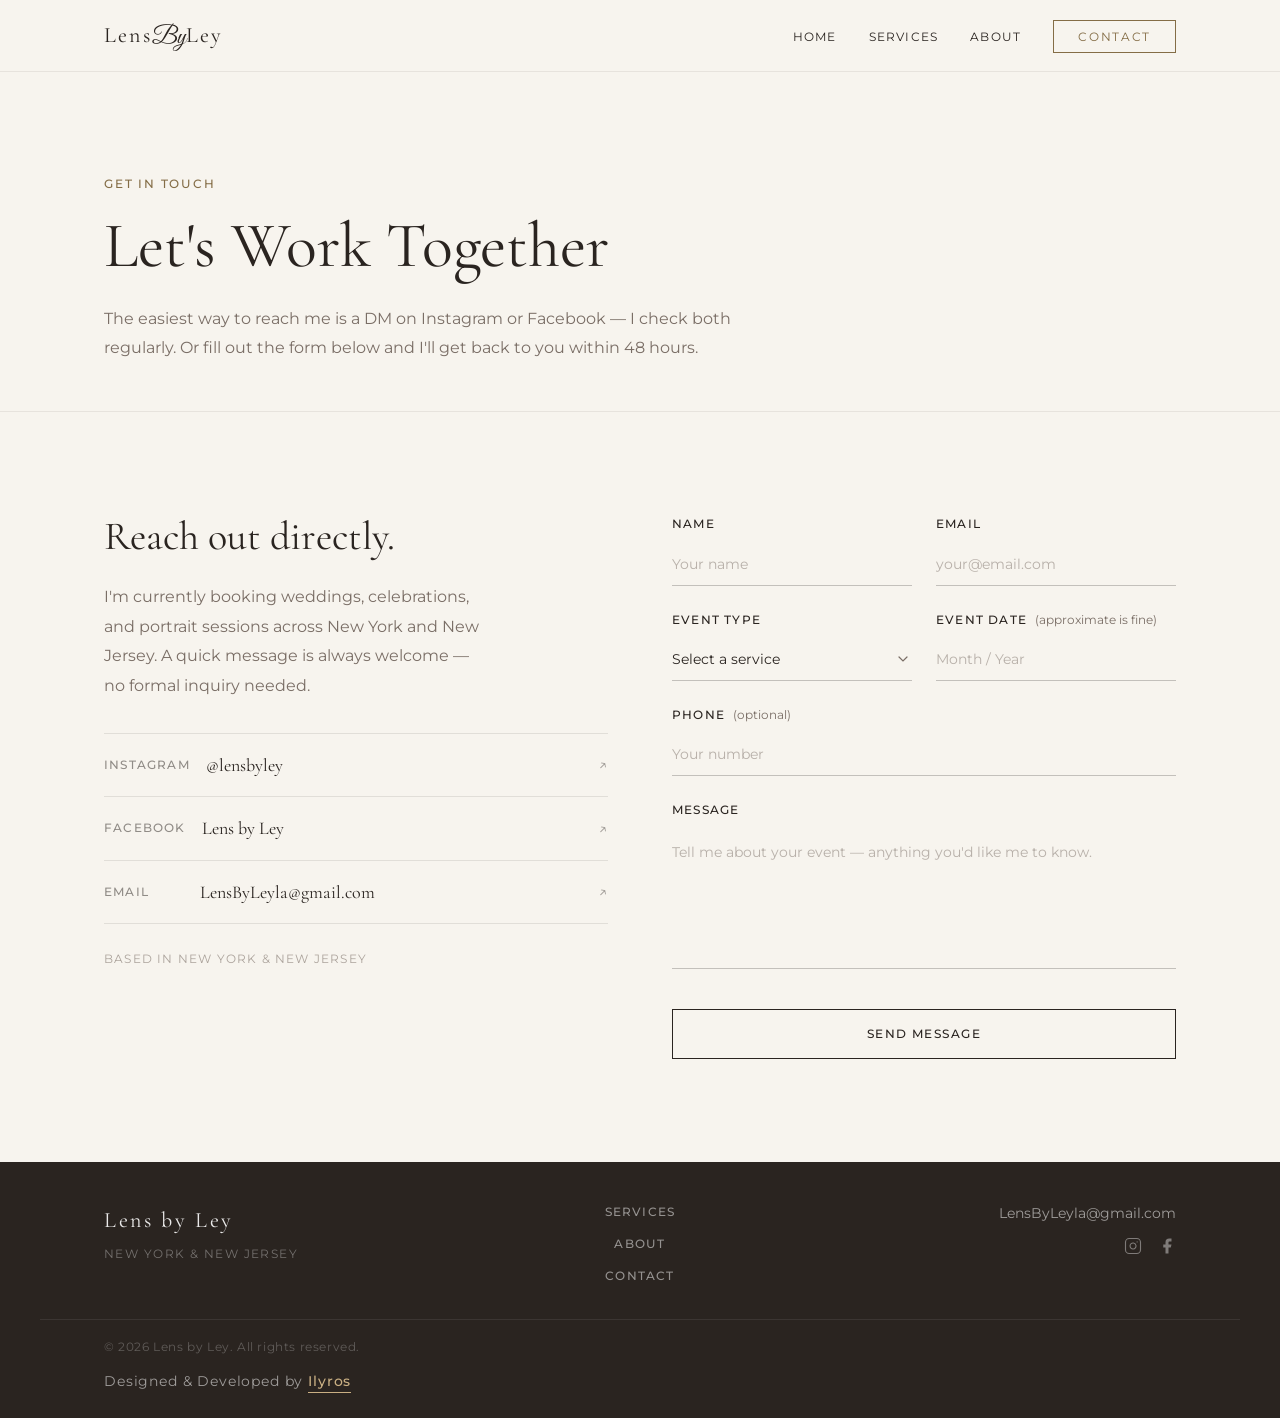
<file: contact.html>
<!DOCTYPE html>
<html lang="en">
<head>
  <meta charset="UTF-8">
  <meta name="viewport" content="width=device-width, initial-scale=1.0">
  <title>Contact — Lens by Ley</title>
  <meta name="description" content="Inquire about photography services with Leyla Mustafoski — weddings, celebrations, portraits, and events in New York and New Jersey.">
  <link rel="preconnect" href="https://fonts.googleapis.com">
  <link rel="preconnect" href="https://fonts.gstatic.com" crossorigin>
  <link href="https://fonts.googleapis.com/css2?family=Cormorant+Garamond:ital,wght@0,300;0,400;0,500;0,600;1,400;1,500&family=Great+Vibes&family=Montserrat:wght@300;400;500;600&display=swap" rel="stylesheet">
  <link rel="stylesheet" href="css/base.css">
  <link rel="stylesheet" href="css/nav.css">
  <link rel="stylesheet" href="css/contact.css">
</head>
<body>

  <!-- Navigation -->
  <header class="site-nav">
    <nav class="nav-inner" aria-label="Main navigation">
      <a class="nav-logo" href="index.html">Lens<span class="nav-logo-connector">By</span>Ley</a>
      <button class="nav-toggle" aria-label="Toggle navigation" aria-expanded="false">
        <span></span>
        <span></span>
        <span></span>
      </button>
      <ul class="nav-links">
        <li><a href="index.html">Home</a></li>
        <li><a href="services.html">Services</a></li>
        <li><a href="about.html">About</a></li>
        <li><a href="contact.html" class="nav-cta active">Contact</a></li>
      </ul>
    </nav>
  </header>

  <main>

    <!-- Page Header -->
    <section class="contact-header">
      <div class="container">
        <span class="eyebrow">Get in Touch</span>
        <h1>Let's Work Together</h1>
        <p>The easiest way to reach me is a DM on Instagram or Facebook — I check both regularly. Or fill out the form below and I'll get back to you within 48 hours.</p>
      </div>
    </section>

    <!-- Form Section -->
    <section class="contact-form-section section">
      <div class="container">
        <div class="contact-form-inner">

          <!-- Left: Context -->
          <div class="contact-details">
            <h2>Reach out directly.</h2>
            <p>I'm currently booking weddings, celebrations, and portrait sessions across New York and New Jersey. A quick message is always welcome — no formal inquiry needed.</p>

            <div class="reach-out">
              <a href="https://www.instagram.com/lensbyley/" class="reach-out-item" target="_blank" rel="noopener">
                <span class="reach-out-label">Instagram</span>
                <span class="reach-out-handle">@lensbyley</span>
                <span class="reach-out-arrow" aria-hidden="true">↗</span>
              </a>
              <a href="https://www.facebook.com/share/1KL6cBrnST/?mibextid=LQQJ4d" class="reach-out-item" target="_blank" rel="noopener">
                <span class="reach-out-label">Facebook</span>
                <span class="reach-out-handle">Lens by Ley</span>
                <span class="reach-out-arrow" aria-hidden="true">↗</span>
              </a>
              <a href="mailto:LensByLeyla@gmail.com" class="reach-out-item">
                <span class="reach-out-label">Email</span>
                <span class="reach-out-handle">LensByLeyla@gmail.com</span>
                <span class="reach-out-arrow" aria-hidden="true">↗</span>
              </a>
            </div>

            <p class="contact-location">Based in New York &amp; New Jersey</p>
          </div>

          <!-- Right: Form -->
          <form
            class="inquiry-form"
            name="inquiry"
            novalidate
          >

            <div class="form-row">
              <div class="form-field">
                <label for="name">Name</label>
                <input
                  type="text"
                  id="name"
                  name="name"
                  placeholder="Your name"
                  required
                  autocomplete="name"
                >
              </div>
              <div class="form-field">
                <label for="email">Email</label>
                <input
                  type="email"
                  id="email"
                  name="email"
                  placeholder="your@email.com"
                  required
                  autocomplete="email"
                >
              </div>
            </div>

            <div class="form-row">
              <div class="form-field">
                <label for="event-type">Event Type</label>
                <select id="event-type" name="event_type" required>
                  <option value="" disabled selected>Select a service</option>
                  <option value="wedding">Wedding</option>
                  <option value="engagement">Engagement Session</option>
                  <option value="proposal">Proposal</option>
                  <option value="bridal-shower">Bridal Shower</option>
                  <option value="sweet-16">Sweet 16</option>
                  <option value="communion">Communion / Milestone</option>
                  <option value="portrait">Portrait Session</option>
                  <option value="event">Private / Corporate Event</option>
                  <option value="other">Other</option>
                </select>
              </div>
              <div class="form-field">
                <label for="event-date">Event Date <span class="optional">(approximate is fine)</span></label>
                <input
                  type="text"
                  id="event-date"
                  name="event_date"
                  placeholder="Month / Year"
                >
              </div>
            </div>

            <div class="form-field">
              <label for="phone">Phone <span class="optional">(optional)</span></label>
              <input
                type="tel"
                id="phone"
                name="phone"
                placeholder="Your number"
                autocomplete="tel"
              >
            </div>

            <div class="form-field">
              <label for="message">Message</label>
              <textarea
                id="message"
                name="message"
                placeholder="Tell me about your event — anything you'd like me to know."
                required
              ></textarea>
            </div>

            <div class="form-submit">
              <button type="submit" class="btn btn-dark">Send Message</button>
            </div>

          </form>

        </div>
      </div>
    </section>

  </main>

  <!-- Footer -->
  <footer class="site-footer">
    <div class="footer-inner">
      <div class="footer-brand">
        <a class="footer-logo" href="index.html">Lens by Ley</a>
        <p class="footer-tagline">New York &amp; New Jersey</p>
      </div>
      <nav class="footer-nav" aria-label="Footer navigation">
        <a href="services.html">Services</a>
        <a href="about.html">About</a>
        <a href="contact.html">Contact</a>
      </nav>
      <div class="footer-contact-col">
        <a class="footer-email" href="mailto:LensByLeyla@gmail.com">LensByLeyla@gmail.com</a>
        <div class="footer-social">
          <a href="https://www.instagram.com/lensbyley/" target="_blank" rel="noopener" aria-label="Instagram">
            <svg width="18" height="18" viewBox="0 0 24 24" fill="none" stroke="currentColor" stroke-width="1.5" stroke-linecap="round" stroke-linejoin="round" aria-hidden="true">
              <rect x="2" y="2" width="20" height="20" rx="5"/>
              <path d="M16 11.37A4 4 0 1 1 12.63 8 4 4 0 0 1 16 11.37z"/>
              <line x1="17.5" y1="6.5" x2="17.51" y2="6.5"/>
            </svg>
          </a>
          <a href="https://www.facebook.com/share/1KL6cBrnST/?mibextid=LQQJ4d" target="_blank" rel="noopener" aria-label="Facebook">
            <svg width="18" height="18" viewBox="0 0 24 24" fill="currentColor" aria-hidden="true">
              <path d="M18 2h-3a5 5 0 0 0-5 5v3H7v4h3v8h4v-8h3l1-4h-4V7a1 1 0 0 1 1-1h3z"/>
            </svg>
          </a>
        </div>
      </div>
    </div>
    <p class="footer-copy">© 2026 Lens by Ley. All rights reserved.</p>
    <p class="footer-credit">Designed &amp; Developed by <a href="https://ilyros.com" target="_blank" rel="noopener noreferrer">Ilyros</a></p>
  </footer>

  <script src="js/nav.js"></script>
  <script src="js/contact.js"></script>

</body>
</html>
</file>
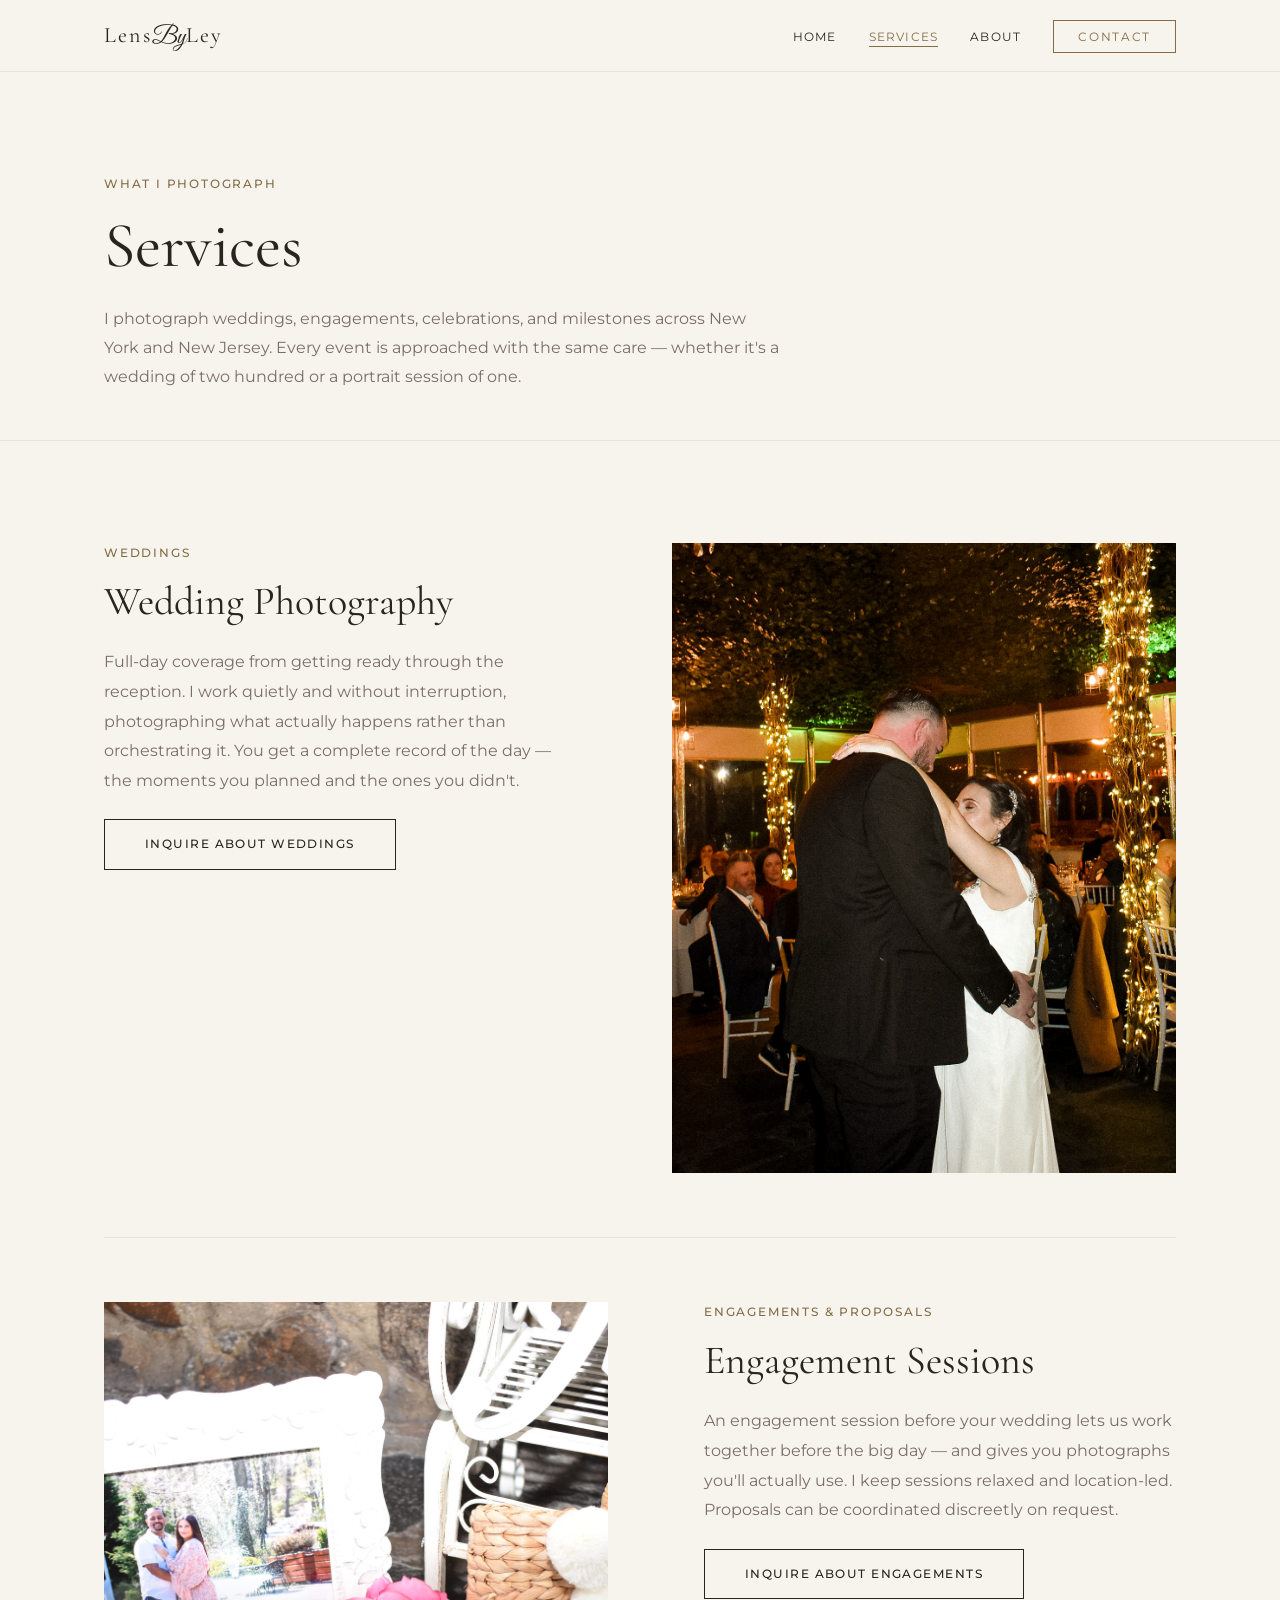
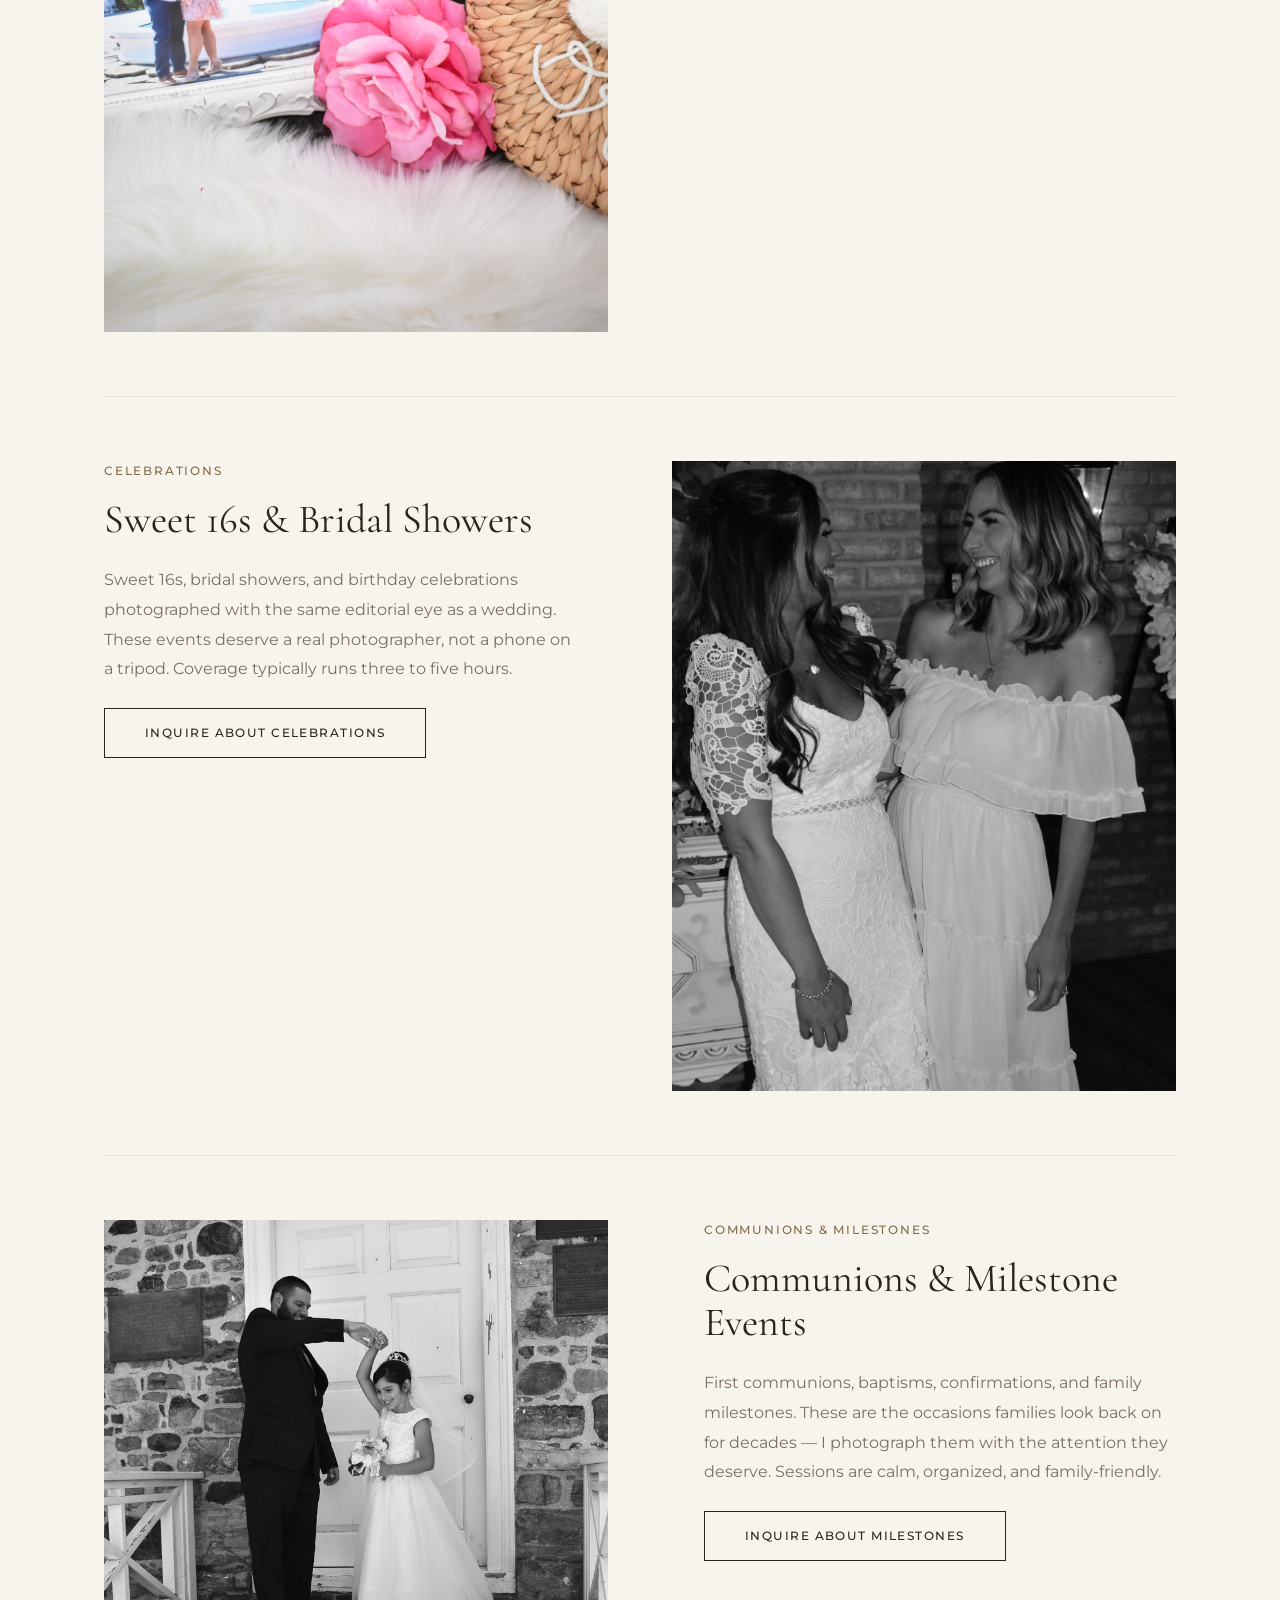
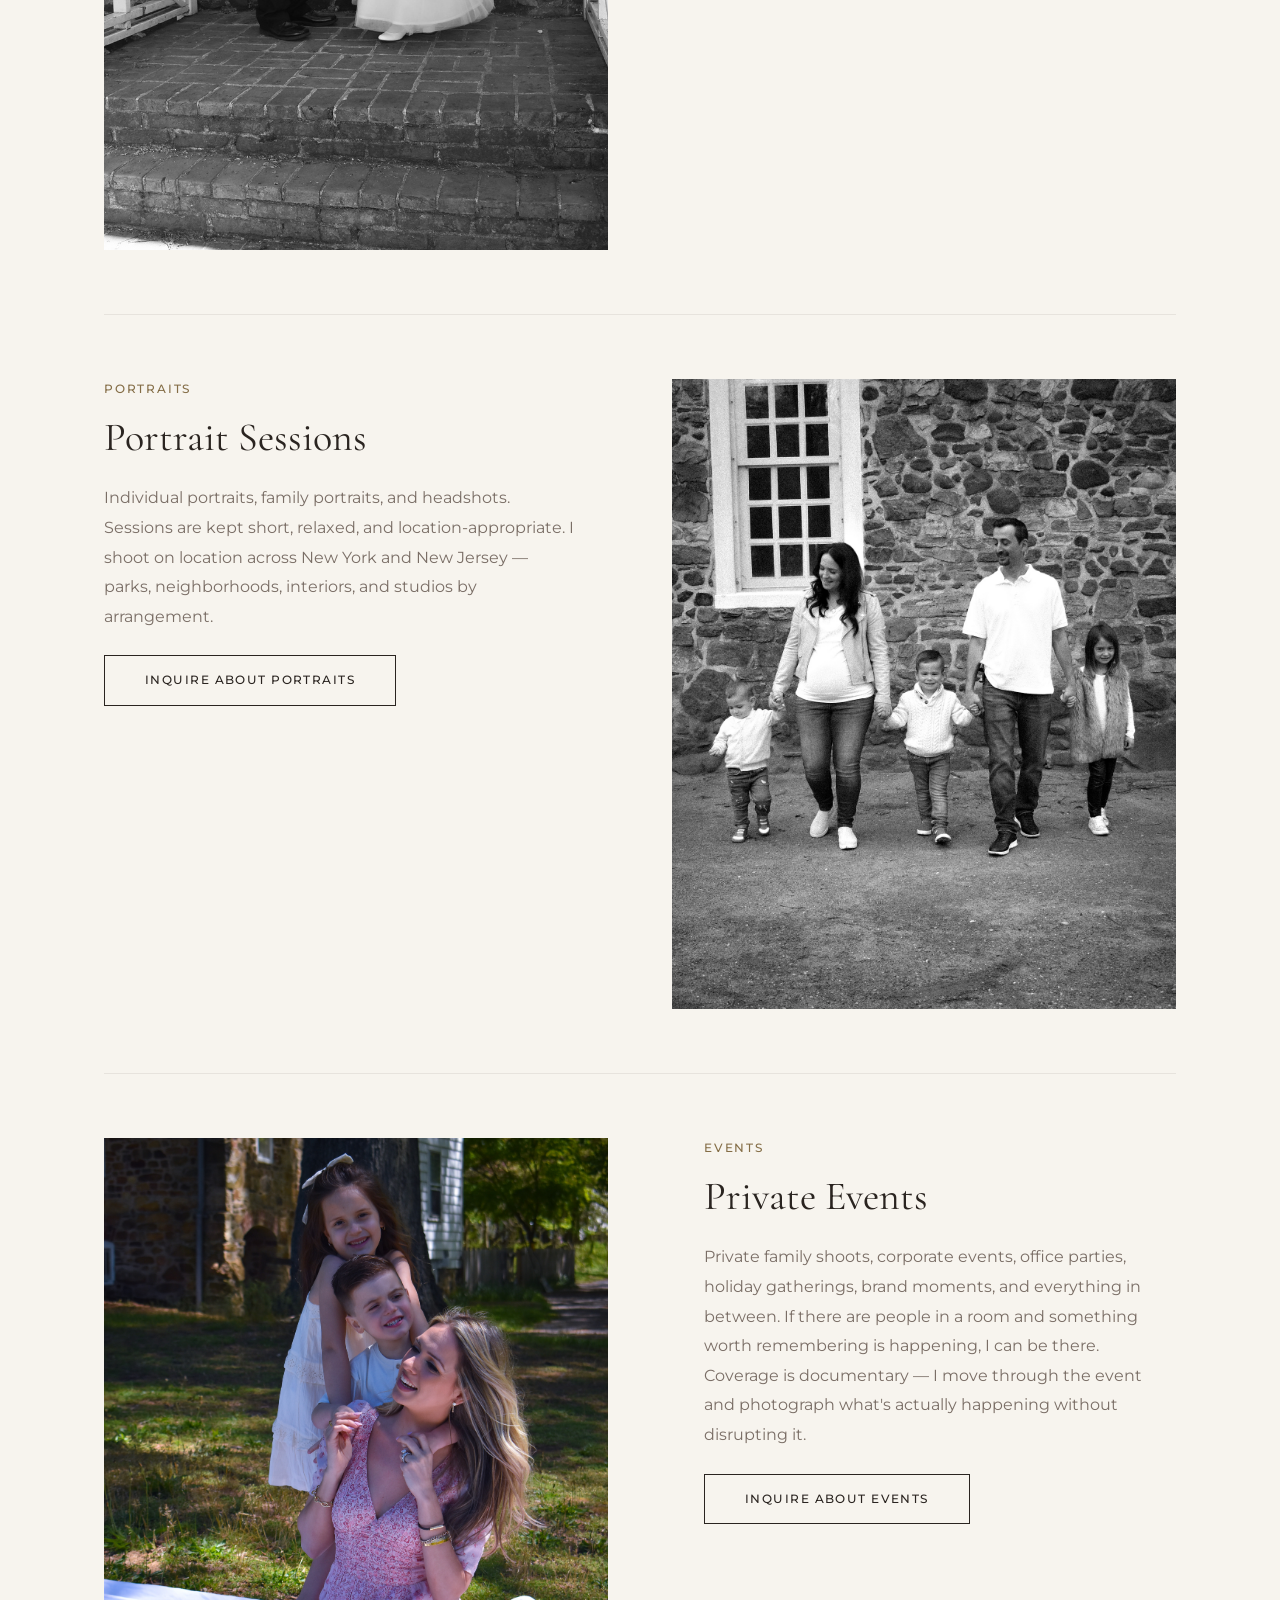
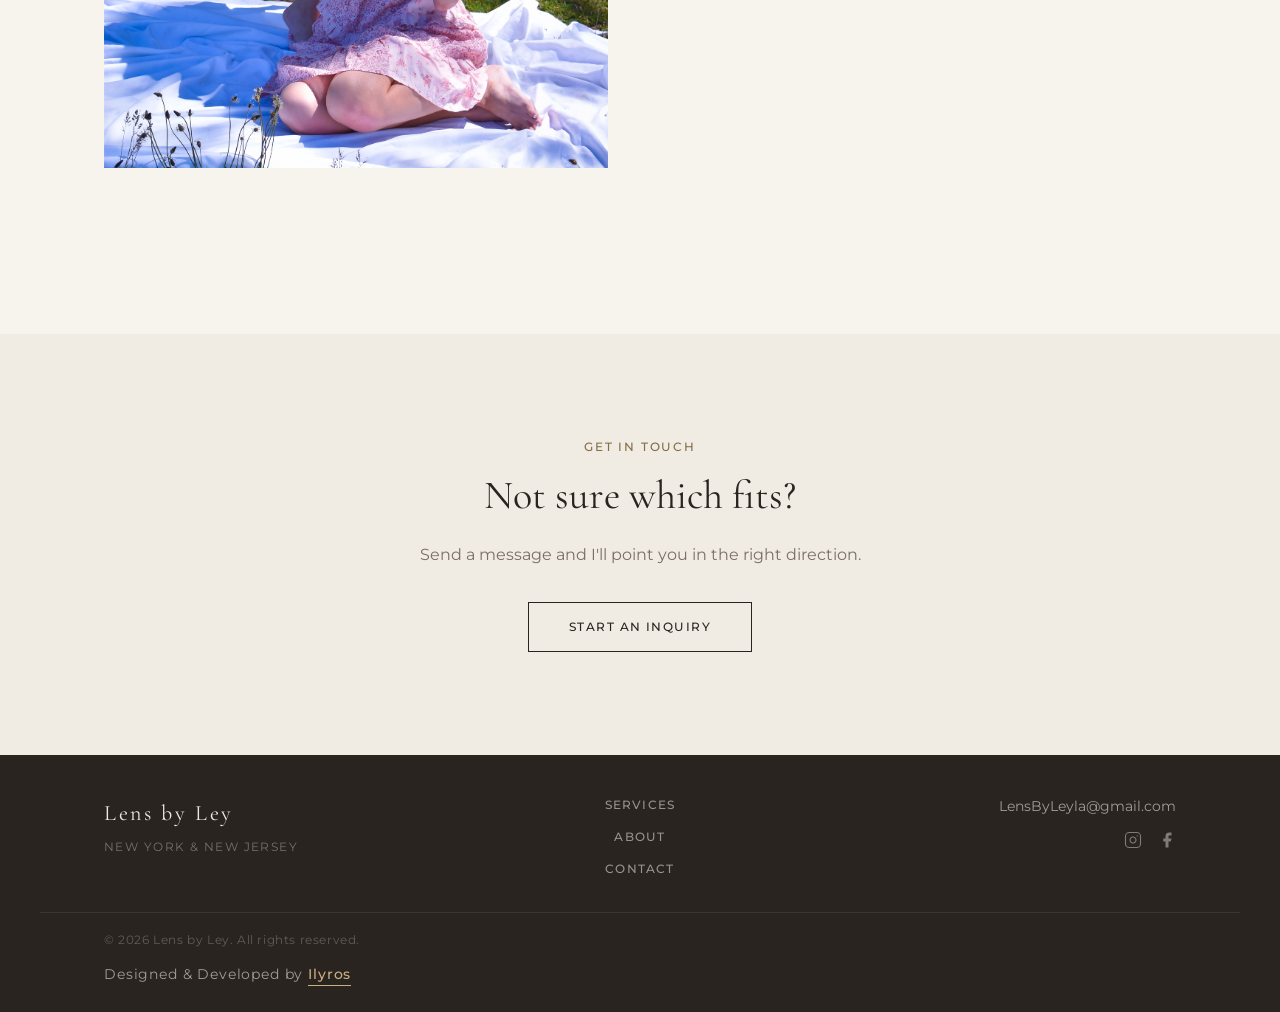
<file: services.html>
<!DOCTYPE html>
<html lang="en">
<head>
  <meta charset="UTF-8">
  <meta name="viewport" content="width=device-width, initial-scale=1.0">
  <title>Services — Lens by Ley</title>
  <meta name="description" content="Photography services by Leyla Mustafoski — weddings, engagements, proposals, Sweet 16s, communions, portraits, and events in New York and New Jersey.">
  <link rel="preconnect" href="https://fonts.googleapis.com">
  <link rel="preconnect" href="https://fonts.gstatic.com" crossorigin>
  <link href="https://fonts.googleapis.com/css2?family=Cormorant+Garamond:ital,wght@0,300;0,400;0,500;0,600;1,400;1,500&family=Great+Vibes&family=Montserrat:wght@300;400;500;600&display=swap" rel="stylesheet">
  <link rel="stylesheet" href="css/base.css">
  <link rel="stylesheet" href="css/nav.css">
  <link rel="stylesheet" href="css/services.css">
</head>
<body>

  <!-- Navigation -->
  <header class="site-nav">
    <nav class="nav-inner" aria-label="Main navigation">
      <a class="nav-logo" href="index.html">Lens<span class="nav-logo-connector">By</span>Ley</a>
      <button class="nav-toggle" aria-label="Toggle navigation" aria-expanded="false">
        <span></span>
        <span></span>
        <span></span>
      </button>
      <ul class="nav-links">
        <li><a href="index.html">Home</a></li>
        <li><a href="services.html" class="active">Services</a></li>
        <li><a href="about.html">About</a></li>
        <li><a href="contact.html" class="nav-cta">Contact</a></li>
      </ul>
    </nav>
  </header>

  <main>

    <!-- Page Header -->
    <section class="services-header">
      <div class="container">
        <span class="eyebrow">What I Photograph</span>
        <h1>Services</h1>
        <!-- PLACEHOLDER: Replace with Leyla's approved intro copy -->
        <p>I photograph weddings, engagements, celebrations, and milestones across New York and New Jersey. Every event is approached with the same care — whether it's a wedding of two hundred or a portrait session of one.</p>
      </div>
    </section>

    <!-- Services List -->
    <section class="services-list section">
      <div class="container">

        <!-- Weddings -->
        <div class="service-item">
          <div class="service-item-text">
            <span class="eyebrow">Weddings</span>
            <h2>Wedding Photography</h2>
            <!-- PLACEHOLDER: Replace with Leyla's approved service description -->
            <p>Full-day coverage from getting ready through the reception. I work quietly and without interruption, photographing what actually happens rather than orchestrating it. You get a complete record of the day — the moments you planned and the ones you didn't.</p>
            <!-- PLACEHOLDER: Update starting investment with Leyla's confirmed rate -->
            <a href="contact.html" class="btn btn-dark">Inquire About Weddings</a>
          </div>
          <div class="service-item-image">
            <!-- PLACEHOLDER: Replace with a strong wedding image -->
            <img src="photo-gallery/weddings.JPG" alt="Wedding photography">
          </div>
        </div>

        <!-- Engagements & Proposals -->
        <div class="service-item">
          <div class="service-item-text">
            <span class="eyebrow">Engagements &amp; Proposals</span>
            <h2>Engagement Sessions</h2>
            <!-- PLACEHOLDER: Replace with Leyla's approved service description -->
            <p>An engagement session before your wedding lets us work together before the big day — and gives you photographs you'll actually use. I keep sessions relaxed and location-led. Proposals can be coordinated discreetly on request.</p>
            <!-- PLACEHOLDER: Update starting investment with Leyla's confirmed rate -->

            <a href="contact.html" class="btn btn-dark">Inquire About Engagements</a>
          </div>
          <div class="service-item-image">
            <!-- PLACEHOLDER: Replace with a strong engagement image -->
            <img src="photo-gallery/IMG_3669-4K.jpg" alt="Engagement session photography">
          </div>
        </div>

        <!-- Celebrations -->
        <div class="service-item">
          <div class="service-item-text">
            <span class="eyebrow">Celebrations</span>
            <h2>Sweet 16s &amp; Bridal Showers</h2>
            <!-- PLACEHOLDER: Replace with Leyla's approved service description -->
            <p>Sweet 16s, bridal showers, and birthday celebrations photographed with the same editorial eye as a wedding. These events deserve a real photographer, not a phone on a tripod. Coverage typically runs three to five hours.</p>
            <!-- PLACEHOLDER: Update starting investment with Leyla's confirmed rate -->

            <a href="contact.html" class="btn btn-dark">Inquire About Celebrations</a>
          </div>
          <div class="service-item-image">
            <!-- PLACEHOLDER: Replace with a strong celebration image -->
            <img src="photo-gallery/bridal.jpg" alt="Celebration photography">
          </div>
        </div>

        <!-- Communions & Milestones -->
        <div class="service-item">
          <div class="service-item-text">
            <span class="eyebrow">Communions &amp; Milestones</span>
            <h2>Communions &amp; Milestone Events</h2>
            <!-- PLACEHOLDER: Replace with Leyla's approved service description -->
            <p>First communions, baptisms, confirmations, and family milestones. These are the occasions families look back on for decades — I photograph them with the attention they deserve. Sessions are calm, organized, and family-friendly.</p>
            <!-- PLACEHOLDER: Update starting investment with Leyla's confirmed rate -->

            <a href="contact.html" class="btn btn-dark">Inquire About Milestones</a>
          </div>
          <div class="service-item-image">
            <!-- PLACEHOLDER: Replace with a strong communion / milestone image -->
            <img src="photo-gallery/communions.jpg" alt="Communion and milestone photography">
          </div>
        </div>

        <!-- Portraits -->
        <div class="service-item">
          <div class="service-item-text">
            <span class="eyebrow">Portraits</span>
            <h2>Portrait Sessions</h2>
            <!-- PLACEHOLDER: Replace with Leyla's approved service description -->
            <p>Individual portraits, family portraits, and headshots. Sessions are kept short, relaxed, and location-appropriate. I shoot on location across New York and New Jersey — parks, neighborhoods, interiors, and studios by arrangement.</p>
            <!-- PLACEHOLDER: Update starting investment with Leyla's confirmed rate -->

            <a href="contact.html" class="btn btn-dark">Inquire About Portraits</a>
          </div>
          <div class="service-item-image">
            <!-- PLACEHOLDER: Replace with a strong portrait image -->
            <img src="photo-gallery/portraits.JPG" alt="Portrait photography">
          </div>
        </div>

        <!-- Events -->
        <div class="service-item">
          <div class="service-item-text">
            <span class="eyebrow">Events</span>
            <h2>Private Events</h2>
            <!-- PLACEHOLDER: Replace with Leyla's approved service description -->
            <p>Private family shoots, corporate events, office parties, holiday gatherings, brand moments, and everything in between. If there are people in a room and something worth remembering is happening, I can be there. Coverage is documentary — I move through the event and photograph what's actually happening without disrupting it.</p>
            <!-- PLACEHOLDER: Update starting investment with Leyla's confirmed rate -->

            <a href="contact.html" class="btn btn-dark">Inquire About Events</a>
          </div>
          <div class="service-item-image">
            <!-- PLACEHOLDER: Replace with a strong event image -->
            <img src="photo-gallery/private%20events.jpg" alt="Event photography">
          </div>
        </div>

      </div>
    </section>

    <!-- CTA -->
    <section class="services-cta section">
      <div class="container">
        <span class="eyebrow">Get in Touch</span>
        <h2>Not sure which fits?</h2>
        <p>Send a message and I'll point you in the right direction.</p>
        <a href="contact.html" class="btn btn-dark">Start an Inquiry</a>
      </div>
    </section>

  </main>

  <!-- Footer -->
  <footer class="site-footer">
    <div class="footer-inner">
      <div class="footer-brand">
        <a class="footer-logo" href="index.html">Lens by Ley</a>
        <p class="footer-tagline">New York &amp; New Jersey</p>
      </div>
      <nav class="footer-nav" aria-label="Footer navigation">
        <a href="services.html">Services</a>
        <a href="about.html">About</a>
        <a href="contact.html">Contact</a>
      </nav>
      <div class="footer-contact-col">
        <a class="footer-email" href="mailto:LensByLeyla@gmail.com">LensByLeyla@gmail.com</a>
        <div class="footer-social">
          <a href="https://www.instagram.com/lensbyley/" target="_blank" rel="noopener" aria-label="Instagram">
            <svg width="18" height="18" viewBox="0 0 24 24" fill="none" stroke="currentColor" stroke-width="1.5" stroke-linecap="round" stroke-linejoin="round" aria-hidden="true">
              <rect x="2" y="2" width="20" height="20" rx="5"/>
              <path d="M16 11.37A4 4 0 1 1 12.63 8 4 4 0 0 1 16 11.37z"/>
              <line x1="17.5" y1="6.5" x2="17.51" y2="6.5"/>
            </svg>
          </a>
          <a href="https://www.facebook.com/share/1KL6cBrnST/?mibextid=LQQJ4d" target="_blank" rel="noopener" aria-label="Facebook">
            <svg width="18" height="18" viewBox="0 0 24 24" fill="currentColor" aria-hidden="true">
              <path d="M18 2h-3a5 5 0 0 0-5 5v3H7v4h3v8h4v-8h3l1-4h-4V7a1 1 0 0 1 1-1h3z"/>
            </svg>
          </a>
        </div>
      </div>
    </div>
    <p class="footer-copy">© 2026 Lens by Ley. All rights reserved.</p>
    <p class="footer-credit">Designed &amp; Developed by <a href="https://ilyros.com" target="_blank" rel="noopener noreferrer">Ilyros</a></p>
  </footer>

  <script src="js/nav.js"></script>

</body>
</html>
</file>
<file: css/base.css>
/* =============================================
   BASE.CSS — Design tokens, reset, typography
   ============================================= */

/* --- Tokens --- */
:root {
  /* Color */
  --color-ground:       #f7f4ee;
  --color-surface:      #f0ece3;
  --color-ink:          #2a2420;
  --color-ink-muted:    #7a6e66;
  --color-accent:       #846d46;
  --color-accent-light: #c9af83;

  /* Typography */
  --font-display: 'Cormorant Garamond', Georgia, serif;
  --font-script:  'Great Vibes', cursive;
  --font-body:    'Montserrat', system-ui, sans-serif;

  /* Type scale */
  --text-xs:    0.75rem;
  --text-sm:    0.875rem;
  --text-base:  1rem;
  --text-lg:    1.125rem;
  --text-xl:    1.375rem;
  --text-2xl:   1.75rem;
  --text-3xl:   2.5rem;
  --text-4xl:   3.5rem;
  --text-hero:  clamp(3.5rem, 8vw, 6rem);

  /* Spacing */
  --space-1:  0.25rem;
  --space-2:  0.5rem;
  --space-3:  0.75rem;
  --space-4:  1rem;
  --space-6:  1.5rem;
  --space-8:  2rem;
  --space-10: 2.5rem;
  --space-12: 3rem;
  --space-16: 4rem;
  --space-20: 5rem;
  --space-24: 6rem;
  --space-32: 8rem;

  /* Layout */
  --max-width:      1200px;
  --max-width-text: 680px;
  --nav-height:     72px;
  --section-pad:    clamp(3rem, 8vw, 8rem);

  /* Motion */
  --ease:      150ms ease;
  --ease-slow: 400ms ease;
}

/* --- Reset --- */
*, *::before, *::after {
  box-sizing: border-box;
  margin: 0;
  padding: 0;
}

html {
  font-size: 16px;
  -webkit-text-size-adjust: 100%;
  scroll-behavior: smooth;
}

body {
  font-family: var(--font-body);
  font-size: var(--text-base);
  font-weight: 400;
  line-height: 1.7;
  color: var(--color-ink);
  background-color: var(--color-ground);
  -webkit-font-smoothing: antialiased;
  -moz-osx-font-smoothing: grayscale;
}

img, video {
  display: block;
  max-width: 100%;
  height: auto;
}

a {
  color: inherit;
  text-decoration: none;
}

ul, ol {
  list-style: none;
}

button {
  cursor: pointer;
  border: none;
  background: none;
  font: inherit;
}

/* --- Headings --- */
h1, h2, h3, h4 {
  font-family: var(--font-display);
  font-weight: 400;
  line-height: 1.1;
  color: var(--color-ink);
}

h1 { font-size: clamp(2.25rem, 5vw, 4rem); }
h2 { font-size: clamp(1.75rem, 3.5vw, 2.5rem); }
h3 { font-size: var(--text-2xl); }
h4 { font-size: var(--text-xl); }

p {
  font-family: var(--font-body);
  font-size: var(--text-base);
  line-height: 1.8;
  color: var(--color-ink-muted);
}

/* --- Layout --- */
.container {
  width: 100%;
  max-width: var(--max-width);
  margin-inline: auto;
  padding-inline: clamp(var(--space-6), 5vw, var(--space-16));
}

.section {
  padding-block: var(--section-pad);
}

/* First section of inner pages — clears fixed nav */
.page-top {
  padding-top: calc(var(--nav-height) + var(--section-pad));
}

/* --- Eyebrow label --- */
.eyebrow {
  display: block;
  font-family: var(--font-body);
  font-size: var(--text-xs);
  font-weight: 500;
  letter-spacing: 0.15em;
  text-transform: uppercase;
  color: var(--color-accent);
  margin-bottom: var(--space-4);
}

/* --- Buttons / CTAs (hairline-bordered, no fills) --- */
.btn {
  display: inline-block;
  font-family: var(--font-body);
  font-size: var(--text-xs);
  font-weight: 500;
  letter-spacing: 0.12em;
  text-transform: uppercase;
  text-decoration: none;
  padding: 0.875rem 2.5rem;
  border: 1px solid currentColor;
  transition: background-color var(--ease-slow), color var(--ease-slow);
}

.btn-light {
  color: #fff;
  border-color: rgba(255, 255, 255, 0.65);
}
.btn-light:hover {
  background-color: rgba(255, 255, 255, 0.15);
}

.btn-dark {
  color: var(--color-ink);
  border-color: var(--color-ink);
}
.btn-dark:hover {
  background-color: var(--color-ink);
  color: var(--color-ground);
}

.btn-accent {
  color: var(--color-accent);
  border-color: var(--color-accent);
}
.btn-accent:hover {
  background-color: var(--color-accent);
  color: var(--color-ground);
}

/* --- Placeholder (dev indicator — remove before launch) --- */
.placeholder-section {
  min-height: 200px;
  border: 1px dashed var(--color-accent-light);
  display: flex;
  align-items: center;
  justify-content: center;
}

.placeholder-label {
  font-family: var(--font-body);
  font-size: var(--text-xs);
  letter-spacing: 0.1em;
  text-transform: uppercase;
  color: var(--color-accent-light);
  text-align: center;
  padding: var(--space-8);
  max-width: 560px;
}
</file>
<file: css/nav.css>
/* =============================================
   NAV.CSS — Site navigation and shared footer
   ============================================= */

/* --- Site Nav --- */
.site-nav {
  position: fixed;
  top: 0;
  left: 0;
  right: 0;
  z-index: 100;
  height: var(--nav-height);
  background-color: var(--color-ground);
  border-bottom: 1px solid rgba(42, 36, 32, 0.08);
  transition:
    background-color var(--ease-slow),
    border-color var(--ease-slow),
    box-shadow var(--ease-slow);
}

.site-nav.is-scrolled {
  box-shadow: 0 2px 24px rgba(42, 36, 32, 0.07);
}

/* Transparent on pages with full-bleed hero */
.site-nav[data-transparent="true"]:not(.is-scrolled) {
  background-color: transparent;
  border-bottom-color: transparent;
}

.nav-inner {
  max-width: var(--max-width);
  height: 100%;
  margin-inline: auto;
  padding-inline: clamp(var(--space-6), 5vw, var(--space-16));
  display: flex;
  align-items: center;
  justify-content: space-between;
}

/* ---- Wordmark ---- */
.nav-logo {
  font-family: var(--font-display);
  font-size: 1.375rem;
  font-weight: 400;
  font-style: normal;
  letter-spacing: 0.1em;
  color: var(--color-ink);
  transition: color var(--ease);
}

/* "By" — Great Vibes script connector, sits between two upright serif words */
.nav-logo-connector {
  font-family: var(--font-script);
  font-size: 1.1em;
  font-style: normal;
  letter-spacing: 0;
  line-height: 1;
  vertical-align: -0.06em;
}

.site-nav[data-transparent="true"]:not(.is-scrolled) .nav-logo {
  color: #fff;
}

/* ---- Nav links ---- */
.nav-links {
  display: flex;
  align-items: center;
  gap: var(--space-8);
  list-style: none;
}

.nav-links a {
  position: relative;
  font-family: var(--font-body);
  font-size: var(--text-xs);
  font-weight: 400;
  letter-spacing: 0.1em;
  text-transform: uppercase;
  color: var(--color-ink);
  transition: color var(--ease);
}

/* Sliding underline on hover/active — only for non-CTA links */
.nav-links a:not(.nav-cta)::after {
  content: '';
  position: absolute;
  bottom: -3px;
  left: 0;
  width: 0;
  height: 1px;
  background: currentColor;
  transition: width 260ms ease;
}

.nav-links a:not(.nav-cta):hover::after,
.nav-links a:not(.nav-cta).active::after {
  width: 100%;
}

.nav-links a:not(.nav-cta):hover,
.nav-links a:not(.nav-cta).active {
  color: var(--color-accent);
}

/* Transparent state — regular links */
.site-nav[data-transparent="true"]:not(.is-scrolled) .nav-links a:not(.nav-cta) {
  color: rgba(255, 255, 255, 0.78);
}

.site-nav[data-transparent="true"]:not(.is-scrolled) .nav-links a:not(.nav-cta):hover {
  color: #fff;
}

/* ---- Contact CTA ---- */
.nav-links a.nav-cta {
  padding: 0.5rem 1.5rem;
  border: 1px solid var(--color-accent);
  color: var(--color-accent);
  letter-spacing: 0.14em;
  transition: background-color 300ms ease, color 300ms ease, border-color 300ms ease;
}

.nav-links a.nav-cta:hover {
  background-color: var(--color-accent);
  color: var(--color-ground);
}

/* Transparent state — CTA */
.site-nav[data-transparent="true"]:not(.is-scrolled) .nav-links a.nav-cta {
  border-color: rgba(255, 255, 255, 0.55);
  color: rgba(255, 255, 255, 0.88);
}

.site-nav[data-transparent="true"]:not(.is-scrolled) .nav-links a.nav-cta:hover {
  background-color: rgba(255, 255, 255, 0.14);
  color: #fff;
  border-color: rgba(255, 255, 255, 0.88);
}

/* Hamburger toggle */
.nav-toggle {
  display: none;
  flex-direction: column;
  justify-content: center;
  gap: 5px;
  width: 44px;
  height: 44px;
  padding: 8px;
  background: none;
  border: none;
  cursor: pointer;
}

.nav-toggle span {
  display: block;
  width: 100%;
  height: 1px;
  background-color: var(--color-ink);
  transition:
    transform var(--ease-slow),
    opacity var(--ease-slow);
}

.site-nav[data-transparent="true"]:not(.is-scrolled) .nav-toggle span {
  background-color: #fff;
}

.site-nav.nav-open .nav-toggle span:nth-child(1) {
  transform: translateY(6px) rotate(45deg);
}
.site-nav.nav-open .nav-toggle span:nth-child(2) {
  opacity: 0;
}
.site-nav.nav-open .nav-toggle span:nth-child(3) {
  transform: translateY(-6px) rotate(-45deg);
}

/* --- Responsive nav --- */
@media (max-width: 768px) {
  .nav-toggle {
    display: flex;
    position: relative;
    z-index: 2;
  }

  .nav-logo {
    position: relative;
    z-index: 2;
    transition: color var(--ease-slow);
  }

  /* Full-screen overlay */
  .nav-links {
    display: flex;
    position: fixed;
    inset: 0;
    z-index: 1;
    flex-direction: column;
    align-items: center;
    justify-content: center;
    gap: var(--space-6);
    background-color: var(--color-ground);
    opacity: 0;
    visibility: hidden;
    pointer-events: none;
    transition: opacity 0.3s ease, visibility 0.3s ease;
  }

  .site-nav.nav-open .nav-links {
    opacity: 1;
    visibility: visible;
    pointer-events: auto;
  }

  .site-nav.nav-open .nav-logo,
  .site-nav[data-transparent="true"].nav-open .nav-logo {
    color: var(--color-ink) !important;
  }

  .site-nav.nav-open .nav-toggle span,
  .site-nav[data-transparent="true"].nav-open .nav-toggle span {
    background-color: var(--color-ink) !important;
  }

  .nav-links li {
    width: auto;
    text-align: center;
  }

  .nav-links a {
    display: block;
    font-family: var(--font-display);
    font-size: 2.25rem;
    font-weight: 400;
    font-style: normal;
    letter-spacing: 0;
    text-transform: none;
    color: var(--color-ink) !important;
    padding: var(--space-1) var(--space-8);
    transition: color var(--ease);
  }

  .nav-links a:hover,
  .nav-links a.active {
    color: var(--color-accent) !important;
  }

  /* Contact — plain, matches other items, all overrides explicit */
  .site-nav .nav-links .nav-cta,
  .site-nav[data-transparent="true"] .nav-links .nav-cta {
    border: none !important;
    background: none !important;
    font-family: var(--font-display) !important;
    font-size: 2.25rem !important;
    font-weight: 400 !important;
    font-style: normal !important;
    letter-spacing: 0 !important;
    text-transform: none !important;
    color: var(--color-ink) !important;
    padding: var(--space-1) var(--space-8) !important;
    margin-top: 0 !important;
  }

  .site-nav .nav-links .nav-cta:hover,
  .site-nav[data-transparent="true"] .nav-links .nav-cta:hover {
    background: none !important;
    color: var(--color-accent) !important;
  }
}

@media (max-width: 480px) {
  .nav-logo {
    font-size: 1.75rem;
  }
}

/* =============================================
   SITE FOOTER
   ============================================= */
.site-footer {
  background-color: var(--color-ink);
  padding-top: var(--space-10);
  padding-bottom: var(--space-6);
}

.footer-inner {
  max-width: var(--max-width);
  margin-inline: auto;
  padding-inline: clamp(var(--space-6), 5vw, var(--space-16));
  display: grid;
  grid-template-columns: 1fr auto 1fr;
  align-items: start;
  gap: var(--space-8);
  padding-bottom: var(--space-8);
  border-bottom: 1px solid rgba(255, 255, 255, 0.08);
}

.footer-brand {
  display: flex;
  flex-direction: column;
  gap: var(--space-1);
}

.footer-logo {
  font-family: var(--font-display);
  font-size: 1.375rem;
  font-weight: 400;
  letter-spacing: 0.12em;
  color: rgba(255, 255, 255, 0.9);
}

.footer-tagline {
  font-family: var(--font-body);
  font-size: var(--text-xs);
  letter-spacing: 0.12em;
  text-transform: uppercase;
  color: rgba(255, 255, 255, 0.35);
}

.footer-nav {
  display: flex;
  flex-direction: column;
  gap: var(--space-3);
  align-items: center;
}

.footer-nav a {
  font-family: var(--font-body);
  font-size: var(--text-xs);
  font-weight: 500;
  letter-spacing: 0.1em;
  text-transform: uppercase;
  color: rgba(255, 255, 255, 0.5);
  transition: color var(--ease);
}

.footer-nav a:hover {
  color: rgba(255, 255, 255, 0.9);
}

.footer-contact-col {
  display: flex;
  flex-direction: column;
  align-items: flex-end;
  gap: var(--space-3);
}

.footer-email {
  font-family: var(--font-body);
  font-size: var(--text-sm);
  color: rgba(255, 255, 255, 0.55);
  transition: color var(--ease);
}

.footer-email:hover {
  color: rgba(255, 255, 255, 0.9);
}

.footer-social {
  display: flex;
  gap: var(--space-4);
}

.footer-social a {
  color: rgba(255, 255, 255, 0.4);
  transition: color var(--ease);
  line-height: 0;
}

.footer-social a:hover {
  color: rgba(255, 255, 255, 0.9);
}

.footer-copy {
  max-width: var(--max-width);
  margin-inline: auto;
  padding-inline: clamp(var(--space-6), 5vw, var(--space-16));
  padding-top: var(--space-4);
  font-family: var(--font-body);
  font-size: var(--text-xs);
  color: rgba(255, 255, 255, 0.25);
  letter-spacing: 0.05em;
}

.footer-credit {
  max-width: var(--max-width);
  margin-inline: auto;
  padding-inline: clamp(var(--space-6), 5vw, var(--space-16));
  padding-top: var(--space-3);
  font-family: var(--font-body);
  font-size: var(--text-sm);
  font-weight: 400;
  color: rgba(255, 255, 255, 0.55);
  letter-spacing: 0.06em;
}

.footer-credit a {
  color: var(--color-accent-light);
  text-decoration: none;
  font-weight: 500;
  border-bottom: 1px solid var(--color-accent-light);
  padding-bottom: 2px;
  transition: color var(--ease), border-color var(--ease);
}

.footer-credit a:hover {
  color: #fff;
  border-color: rgba(255, 255, 255, 0.8);
}

@media (max-width: 768px) {
  .footer-inner {
    grid-template-columns: 1fr;
    gap: var(--space-8);
    text-align: center;
  }

  .footer-contact-col {
    align-items: center;
  }

  .footer-social {
    justify-content: center;
  }

  .footer-nav {
    flex-direction: row;
    flex-wrap: wrap;
    justify-content: center;
    gap: var(--space-3) var(--space-6);
  }
}
</file>
<file: css/contact.css>
/* =============================================
   CONTACT.CSS — Contact / Inquiry page
   ============================================= */

/* --- Page Header --- */
.contact-header {
  padding-top: calc(var(--nav-height) + var(--section-pad));
  padding-bottom: var(--space-12);
  border-bottom: 1px solid rgba(42, 36, 32, 0.08);
}

.contact-header h1 {
  margin-top: var(--space-2);
}

.contact-header p {
  margin-top: var(--space-6);
  max-width: var(--max-width-text);
}

/* --- Form Section --- */
.contact-form-section {
  padding-block: var(--section-pad);
}

.contact-form-inner {
  display: grid;
  grid-template-columns: 1fr 1fr;
  gap: var(--space-16);
  align-items: start;
}

/* Left column — context / details */
.contact-details {
  position: sticky;
  top: calc(var(--nav-height) + var(--space-8));
}

.contact-details h2 {
  margin-bottom: var(--space-6);
}

.contact-details p {
  margin-bottom: var(--space-8);
  line-height: 1.85;
  max-width: 380px;
}

.contact-info-list {
  display: flex;
  flex-direction: column;
  gap: var(--space-4);
}

.contact-info-item {
  display: flex;
  flex-direction: column;
  gap: var(--space-1);
}

.contact-info-item span {
  font-family: var(--font-body);
  font-size: var(--text-xs);
  font-weight: 500;
  letter-spacing: 0.1em;
  text-transform: uppercase;
  color: var(--color-accent);
}

.contact-info-item a,
.contact-info-item p {
  font-family: var(--font-body);
  font-size: var(--text-sm);
  color: var(--color-ink-muted);
  margin: 0;
}

.contact-info-item a:hover {
  color: var(--color-ink);
}

/* Featured reach-out channels */
.reach-out {
  display: flex;
  flex-direction: column;
  margin-top: var(--space-8);
  border-top: 1px solid rgba(42, 36, 32, 0.1);
}

.reach-out-item {
  display: flex;
  align-items: center;
  gap: var(--space-4);
  padding: var(--space-4) 0;
  border-bottom: 1px solid rgba(42, 36, 32, 0.1);
  transition: color var(--ease);
  color: var(--color-ink);
  text-decoration: none;
}

.reach-out-item:hover {
  color: var(--color-accent);
}

.reach-out-label {
  font-family: var(--font-body);
  font-size: var(--text-xs);
  font-weight: 500;
  letter-spacing: 0.1em;
  text-transform: uppercase;
  color: inherit;
  min-width: 80px;
  flex-shrink: 0;
  opacity: 0.5;
}

.reach-out-item:hover .reach-out-label {
  opacity: 1;
}

.reach-out-handle {
  font-family: var(--font-display);
  font-size: 1.125rem;
  font-weight: 400;
  color: inherit;
  flex: 1;
}

.reach-out-arrow {
  font-size: 1rem;
  color: inherit;
  opacity: 0.4;
  transition: opacity var(--ease), transform var(--ease);
}

.reach-out-item:hover .reach-out-arrow {
  opacity: 1;
  transform: translate(2px, -2px);
}

.contact-location {
  margin-top: var(--space-6);
  font-family: var(--font-body);
  font-size: var(--text-xs);
  letter-spacing: 0.1em;
  text-transform: uppercase;
  color: var(--color-ink-muted);
  opacity: 0.6;
}

/* Right column — form */
.inquiry-form {
  display: flex;
  flex-direction: column;
  gap: var(--space-6);
}

.form-row {
  display: grid;
  grid-template-columns: 1fr 1fr;
  gap: var(--space-6);
}

.form-field {
  display: flex;
  flex-direction: column;
  gap: var(--space-2);
}

.form-field label {
  font-family: var(--font-body);
  font-size: var(--text-xs);
  font-weight: 500;
  letter-spacing: 0.1em;
  text-transform: uppercase;
  color: var(--color-ink);
}

.form-field label .optional {
  font-weight: 400;
  color: var(--color-ink-muted);
  text-transform: none;
  letter-spacing: 0;
  font-size: var(--text-xs);
  margin-left: var(--space-1);
}

.form-field input,
.form-field select,
.form-field textarea {
  font-family: var(--font-body);
  font-size: var(--text-sm);
  color: var(--color-ink);
  background-color: transparent;
  border: none;
  border-bottom: 1px solid rgba(42, 36, 32, 0.25);
  padding: var(--space-3) 0;
  outline: none;
  transition: border-color var(--ease);
  -webkit-appearance: none;
  appearance: none;
  border-radius: 0;
  width: 100%;
}

.form-field input::placeholder,
.form-field textarea::placeholder {
  color: rgba(122, 110, 102, 0.5);
}

.form-field input:focus,
.form-field select:focus,
.form-field textarea:focus {
  border-bottom-color: var(--color-ink);
}

.form-field select {
  cursor: pointer;
  background-image: url("data:image/svg+xml,%3Csvg xmlns='http://www.w3.org/2000/svg' width='10' height='6' viewBox='0 0 10 6'%3E%3Cpath d='M1 1l4 4 4-4' stroke='%237a6e66' stroke-width='1.2' fill='none' stroke-linecap='round'/%3E%3C/svg%3E");
  background-repeat: no-repeat;
  background-position: right 4px center;
  padding-right: var(--space-6);
}

.form-field textarea {
  resize: none;
  min-height: 140px;
  line-height: 1.7;
}

.form-submit {
  margin-top: var(--space-4);
}

.form-submit .btn {
  width: 100%;
  text-align: center;
}

/* --- Responsive --- */
@media (max-width: 900px) {
  .contact-form-inner {
    grid-template-columns: 1fr;
    gap: var(--space-12);
  }

  .contact-details {
    position: static;
  }
}

@media (max-width: 768px) {
  /* Prevent iOS Safari auto-zoom on input focus (requires >= 16px) */
  .form-field input,
  .form-field select,
  .form-field textarea {
    font-size: 1rem;
  }
}

@media (max-width: 600px) {
  .form-row {
    grid-template-columns: 1fr;
    gap: var(--space-6);
  }

  .contact-header {
    padding-bottom: var(--space-8);
  }

  .contact-form-section {
    padding-block: var(--space-12);
  }

  .contact-info-list {
    gap: var(--space-6);
  }

  .form-field textarea {
    min-height: 120px;
  }
}
</file>
<file: css/services.css>
/* =============================================
   SERVICES.CSS — Services page
   ============================================= */

/* --- Page Header --- */
.services-header {
  padding-top: calc(var(--nav-height) + var(--section-pad));
  padding-bottom: var(--space-12);
  border-bottom: 1px solid rgba(42, 36, 32, 0.08);
}

.services-header h1 {
  margin-top: var(--space-2);
}

.services-header p {
  margin-top: var(--space-6);
  max-width: var(--max-width-text);
}

/* --- Services List --- */
.services-list {
  padding-block: var(--section-pad);
}

.service-item {
  display: grid;
  grid-template-columns: 1fr 1fr;
  gap: var(--space-16);
  align-items: start;
  padding-block: var(--space-16);
  border-bottom: 1px solid rgba(42, 36, 32, 0.08);
}

.service-item:first-of-type {
  padding-top: 0;
}

.service-item:last-of-type {
  border-bottom: none;
}

.service-item-text {
  padding-right: var(--space-8);
}

.service-item-text h2 {
  margin-top: var(--space-2);
  margin-bottom: var(--space-6);
}

.service-item-text p {
  margin-bottom: var(--space-6);
  line-height: 1.85;
}

.service-starting {
  font-family: var(--font-body);
  font-size: var(--text-sm);
  color: var(--color-accent);
  letter-spacing: 0.05em;
  margin-bottom: var(--space-8);
}

.service-item-image {
  overflow: hidden;
  background-color: var(--color-surface);
  aspect-ratio: 4 / 5;
}

.service-item-image img {
  width: 100%;
  height: 100%;
  object-fit: cover;
  transition: opacity var(--ease-slow), transform 700ms ease;
}

.service-item:hover .service-item-image img {
  opacity: 0.92;
  transform: scale(1.03);
}

/* Alternate layout — odd items have image on left */
.service-item:nth-child(even) .service-item-text {
  order: 1;
  padding-right: 0;
  padding-left: var(--space-8);
}

.service-item:nth-child(even) .service-item-image {
  order: 0;
}

/* --- Services CTA --- */
.services-cta {
  padding-block: var(--section-pad);
  background-color: var(--color-surface);
  text-align: center;
}

.services-cta h2 {
  margin-bottom: var(--space-6);
}

.services-cta p {
  margin-inline: auto;
  margin-bottom: var(--space-8);
  text-align: center;
  max-width: 460px;
}

/* --- Responsive --- */
@media (max-width: 768px) {
  .service-item {
    grid-template-columns: 1fr;
    gap: var(--space-6);
    padding-block: var(--space-10);
  }

  .service-item-image {
    aspect-ratio: 2 / 3;
    order: -1 !important;
  }

  .service-item-image img {
    object-position: top center;
  }

  .service-item-text {
    padding-right: 0 !important;
    padding-left: 0 !important;
    order: 0 !important;
  }
}

@media (max-width: 480px) {
  .service-item {
    padding-block: var(--space-8);
  }

  .services-header {
    padding-top: calc(var(--nav-height) + var(--space-12));
    padding-bottom: var(--space-8);
  }
}
</file>
